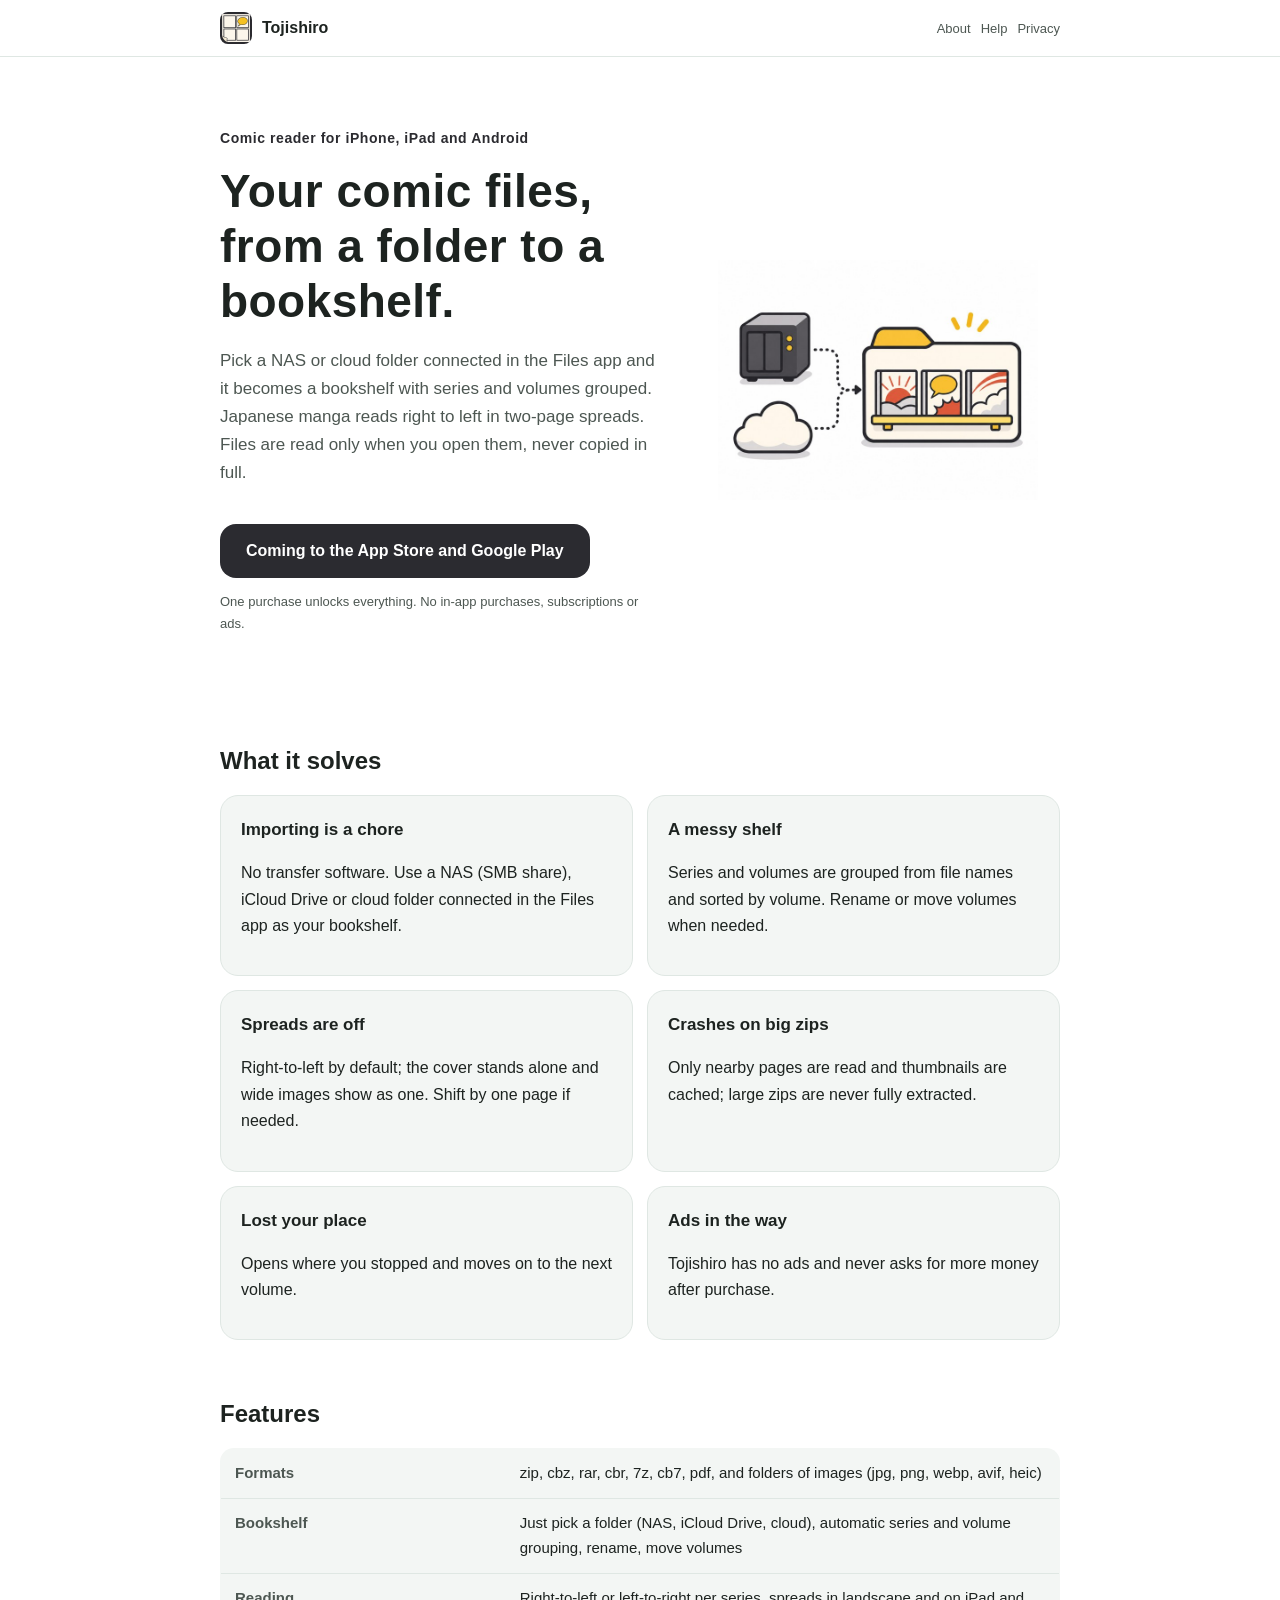
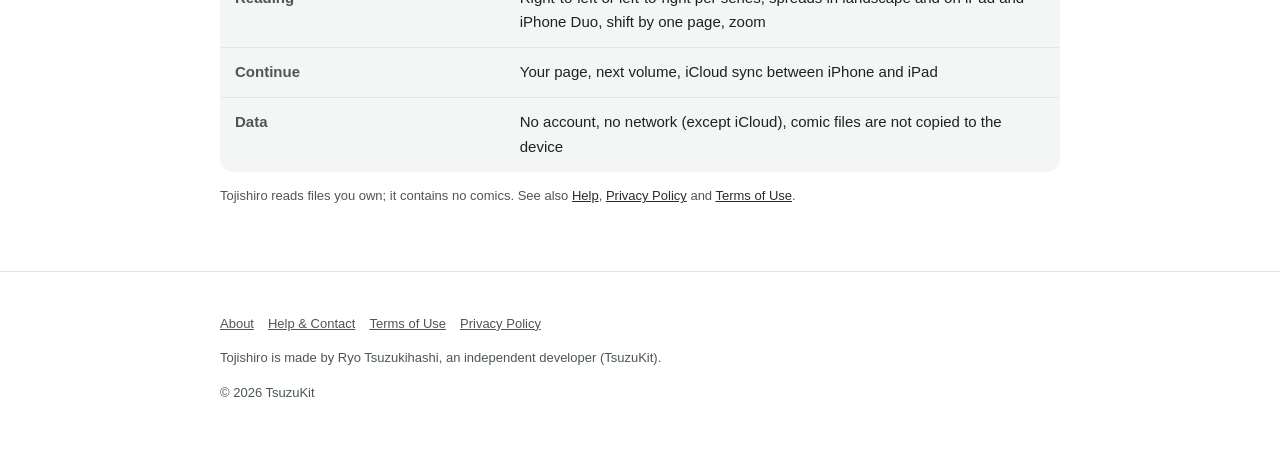
<file: index.html>
<!DOCTYPE html>
<html lang="ja" data-title-ja="とじしろ｜自炊の漫画ビューア（zip・pdf）" data-title-en="Tojishiro | Comic reader for your own files">
<head>
<meta charset="UTF-8">
<meta name="viewport" content="width=device-width, initial-scale=1">
<script>(function(){var l=navigator.languages&&navigator.languages.length?navigator.languages:[navigator.language||"ja"],p="en";for(var i=0;i<l.length;i++){var c=String(l[i]).toLowerCase();if(c.indexOf("ja")===0){p="ja";break}if(c.indexOf("en")===0){p="en";break}}var d=document.documentElement;d.lang=p;var t=d.getAttribute("data-title-"+p);if(t){document.title=t}})();</script>
<title>とじしろ｜自炊の漫画ビューア（zip・pdf）</title>
<meta name="description" content="自炊した漫画（zip・cbz・rar・7z・pdf）を読むビューア。「ファイル」でつないだ NAS やクラウドのフォルダを選ぶだけで本棚に。作品と巻を自動でまとめ、右綴じの見開きで読める。広告なしの買い切り。 / Read your own comic files (zip, cbz, rar, 7z, pdf). Pick a NAS or cloud folder in the Files app and it becomes a bookshelf with series grouped automatically and right-to-left spreads. No ads, one purchase.">
<meta property="og:title" content="とじしろ｜自炊の漫画ビューア（zip・pdf）">
<meta property="og:description" content="自炊した漫画（zip・cbz・rar・7z・pdf）を読むビューア。「ファイル」でつないだ NAS やクラウドのフォルダを選ぶだけで本棚に。作品と巻を自動でまとめ、右綴じの見開きで読める。広告なしの買い切り。">
<meta property="og:type" content="website">
<meta property="og:url" content="https://tojishiro.tsuzukit.com/">
<meta property="og:image" content="https://tojishiro.tsuzukit.com/assets/og.jpg">
<link rel="icon" href="assets/icon.png">
<link rel="apple-touch-icon" href="assets/icon.png">
<link rel="stylesheet" href="style.css">
</head>
<body>
<div data-l="ja" lang="ja">
<header class="site"><div class="wrap">
<a class="brand" href="./"><img src="assets/icon.png" alt="" width="32" height="32">とじしろ</a>
<nav class="site"><a href="./">紹介</a><a href="support.html">使い方</a><a href="privacy.html">プライバシー</a></nav>
</div></header>
<main class="wrap">
<section class="hero">
<div>
<p class="eyebrow">iPhone・iPad・Android の漫画ビューア</p>
<h1>自炊の漫画を、<br>フォルダから本棚に。</h1>
<p class="lead">「ファイル」アプリでつないだ NAS やクラウドのフォルダを選ぶだけで、作品と巻をまとめた本棚になります。日本の漫画は右綴じの見開きで。開くときだけ読むので、全部を端末に写しません。</p>
<a class="cta" href="#store" id="store">App Store・Google Play で配信予定</a>
<p class="note">買い切りで全部の機能が使えます。アプリ内課金・サブスクリプション・広告はありません。</p>
</div>
<img src="assets/hero.jpg" alt="NAS とクラウドからフォルダを通って本棚に並ぶイラスト" width="360">
</section>

<h2>こんな困りごとのために</h2>
<div class="grid two">
<div class="card"><h3>取りこみが面倒</h3><p>転送ソフトは要りません。「ファイル」アプリでつないだ NAS（SMB の共有）・iCloud Drive・クラウドのフォルダを、そのまま本棚にできます。</p></div>
<div class="card"><h3>本棚がばらばら</h3><p>ファイル名から作品と巻をまとめ、巻の順に並べます。合わないときは名前を直したり、巻を移したりできます。</p></div>
<div class="card"><h3>見開きがずれる</h3><p>右綴じが既定で、表紙は単独、元から見開きの画像は1枚で出します。ずれたら［1ページずらす］。</p></div>
<div class="card"><h3>大きな zip で落ちる</h3><p>見るページの前後だけを読み、縮めた絵を覚えます。大きな zip でも全部を広げません。</p></div>
<div class="card"><h3>どこまで読んだか分からない</h3><p>次に開くと読みかけのページから。巻の最後で次の巻へ進めます。</p></div>
<div class="card"><h3>広告がじゃま</h3><p>とじしろに広告はありません。買い切りで、あとから支払いを求めることもありません。</p></div>
</div>

<h2>できること</h2>
<table>
<tr><th>形式</th><td>zip・cbz・rar・cbr・7z・cb7・pdf・画像（jpg・png・webp・avif・heic）のフォルダ</td></tr>
<tr><th>本棚</th><td>フォルダを選ぶだけ（NAS・iCloud Drive・クラウド）・作品と巻の自動まとめ・名前の直し・巻の移動</td></tr>
<tr><th>読む</th><td>右綴じ／左綴じ（作品ごと）・見開き（横向き・iPad・iPhone Duo）・1ページずらす・拡大</td></tr>
<tr><th>続きから</th><td>読みかけのページ・次の巻へ・iCloud で iPhone と iPad をそろえる</td></tr>
<tr><th>データ</th><td>アカウントなし・通信なし（iCloud を除く）・本のファイルは端末に写さない</td></tr>
</table>
<p class="note">とじしろは、あなたが持っているファイルを読むアプリです。漫画は入っていません。<a href="support.html">使い方</a>・<a href="privacy.html">プライバシーポリシー</a>・<a href="terms.html">利用規約</a>もご覧ください。</p>
</main>
<footer class="site"><div class="wrap">
<p><a href="./">紹介</a><a href="support.html">使い方とお問い合わせ</a><a href="terms.html">利用規約</a><a href="privacy.html">プライバシーポリシー</a></p>
<p>とじしろは、個人開発者の續橋涼（TsuzuKit）が作っているアプリです。</p>
<p>© 2026 TsuzuKit</p>
</div></footer>
</div>
<div data-l="en" lang="en">
<header class="site"><div class="wrap">
<a class="brand" href="./"><img src="assets/icon.png" alt="" width="32" height="32">Tojishiro</a>
<nav class="site"><a href="./">About</a><a href="support.html">Help</a><a href="privacy.html">Privacy</a></nav>
</div></header>
<main class="wrap">
<section class="hero">
<div>
<p class="eyebrow">Comic reader for iPhone, iPad and Android</p>
<h1>Your comic files,<br>from a folder to a bookshelf.</h1>
<p class="lead">Pick a NAS or cloud folder connected in the Files app and it becomes a bookshelf with series and volumes grouped. Japanese manga reads right to left in two-page spreads. Files are read only when you open them, never copied in full.</p>
<a class="cta" href="#store" id="store">Coming to the App Store and Google Play</a>
<p class="note">One purchase unlocks everything. No in-app purchases, subscriptions or ads.</p>
</div>
<img src="assets/hero.jpg" alt="Illustration of a NAS and cloud feeding a folder that becomes a bookshelf" width="360">
</section>

<h2>What it solves</h2>
<div class="grid two">
<div class="card"><h3>Importing is a chore</h3><p>No transfer software. Use a NAS (SMB share), iCloud Drive or cloud folder connected in the Files app as your bookshelf.</p></div>
<div class="card"><h3>A messy shelf</h3><p>Series and volumes are grouped from file names and sorted by volume. Rename or move volumes when needed.</p></div>
<div class="card"><h3>Spreads are off</h3><p>Right-to-left by default; the cover stands alone and wide images show as one. Shift by one page if needed.</p></div>
<div class="card"><h3>Crashes on big zips</h3><p>Only nearby pages are read and thumbnails are cached; large zips are never fully extracted.</p></div>
<div class="card"><h3>Lost your place</h3><p>Opens where you stopped and moves on to the next volume.</p></div>
<div class="card"><h3>Ads in the way</h3><p>Tojishiro has no ads and never asks for more money after purchase.</p></div>
</div>

<h2>Features</h2>
<table>
<tr><th>Formats</th><td>zip, cbz, rar, cbr, 7z, cb7, pdf, and folders of images (jpg, png, webp, avif, heic)</td></tr>
<tr><th>Bookshelf</th><td>Just pick a folder (NAS, iCloud Drive, cloud), automatic series and volume grouping, rename, move volumes</td></tr>
<tr><th>Reading</th><td>Right-to-left or left-to-right per series, spreads in landscape and on iPad and iPhone Duo, shift by one page, zoom</td></tr>
<tr><th>Continue</th><td>Your page, next volume, iCloud sync between iPhone and iPad</td></tr>
<tr><th>Data</th><td>No account, no network (except iCloud), comic files are not copied to the device</td></tr>
</table>
<p class="note">Tojishiro reads files you own; it contains no comics. See also <a href="support.html">Help</a>, <a href="privacy.html">Privacy Policy</a> and <a href="terms.html">Terms of Use</a>.</p>
</main>
<footer class="site"><div class="wrap">
<p><a href="./">About</a><a href="support.html">Help & Contact</a><a href="terms.html">Terms of Use</a><a href="privacy.html">Privacy Policy</a></p>
<p>Tojishiro is made by Ryo Tsuzukihashi, an independent developer (TsuzuKit).</p>
<p>© 2026 TsuzuKit</p>
</div></footer>
</div>
</body>
</html>
</file>
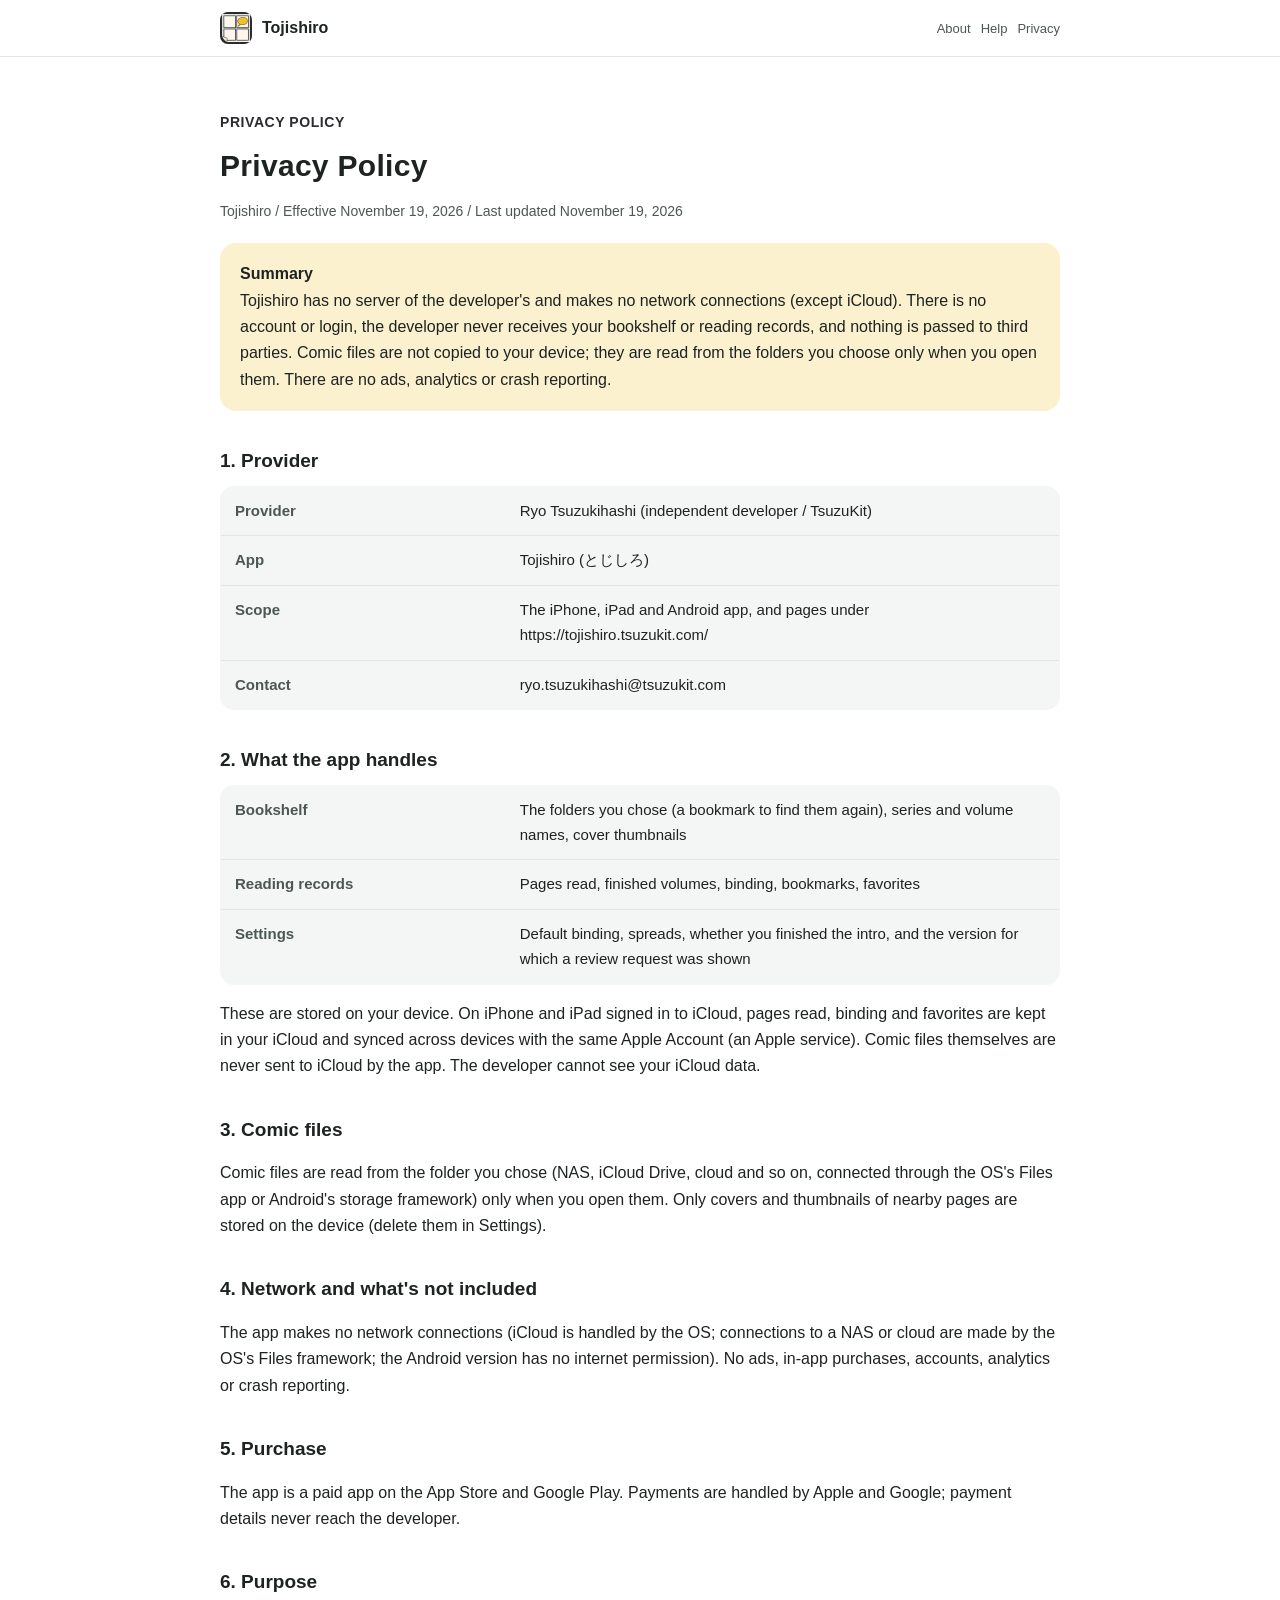
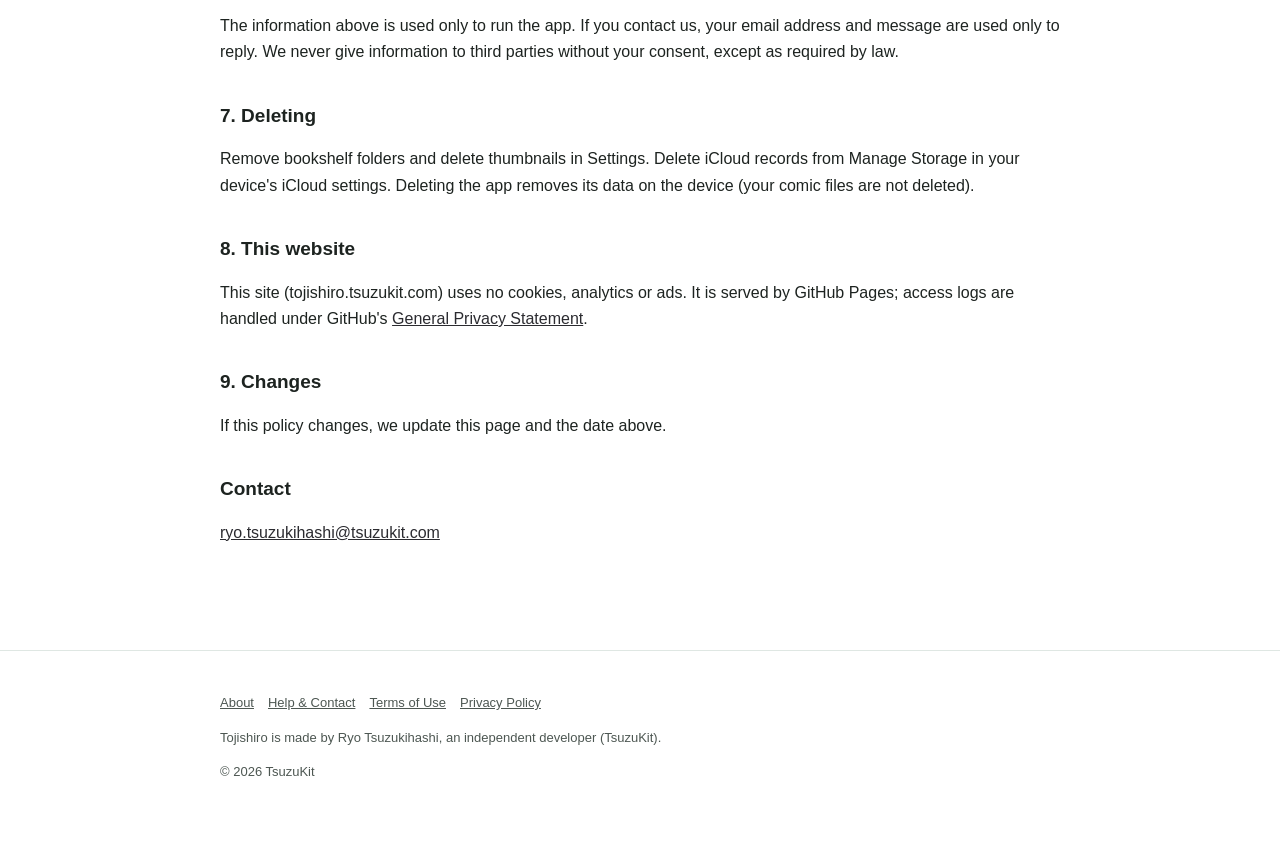
<file: privacy.html>
<!DOCTYPE html>
<html lang="ja" data-title-ja="プライバシーポリシー - とじしろ" data-title-en="Privacy Policy - Tojishiro">
<head>
<meta charset="UTF-8">
<meta name="viewport" content="width=device-width, initial-scale=1">
<script>(function(){var l=navigator.languages&&navigator.languages.length?navigator.languages:[navigator.language||"ja"],p="en";for(var i=0;i<l.length;i++){var c=String(l[i]).toLowerCase();if(c.indexOf("ja")===0){p="ja";break}if(c.indexOf("en")===0){p="en";break}}var d=document.documentElement;d.lang=p;var t=d.getAttribute("data-title-"+p);if(t){document.title=t}})();</script>
<title>プライバシーポリシー - とじしろ</title>
<meta name="description" content="とじしろのプライバシーポリシー。開発者は個人情報を集めず、アプリは通信しません。漫画のファイルは端末に写さず、あなたが選んだフォルダから読みます。 / Privacy Policy for Tojishiro. The developer collects no personal information and the app makes no network connections. Comic files are read from the folders you choose.">
<meta property="og:title" content="プライバシーポリシー - とじしろ">
<meta property="og:description" content="とじしろのプライバシーポリシー。開発者は個人情報を集めず、アプリは通信しません。漫画のファイルは端末に写さず、あなたが選んだフォルダから読みます。">
<meta property="og:type" content="website">
<meta property="og:url" content="https://tojishiro.tsuzukit.com/privacy.html">
<meta property="og:image" content="https://tojishiro.tsuzukit.com/assets/og.jpg">
<link rel="icon" href="assets/icon.png">
<link rel="apple-touch-icon" href="assets/icon.png">
<link rel="stylesheet" href="style.css">
</head>
<body>
<div data-l="ja" lang="ja">
<header class="site"><div class="wrap">
<a class="brand" href="./"><img src="assets/icon.png" alt="" width="32" height="32">とじしろ</a>
<nav class="site"><a href="./">紹介</a><a href="support.html">使い方</a><a href="privacy.html">プライバシー</a></nav>
</div></header>
<main class="wrap">
<article class="doc">
<p class="eyebrow">PRIVACY POLICY</p>
<h1>プライバシーポリシー</h1>
<p class="meta">とじしろ／制定日 2026年11月19日／改定日 2026年11月19日</p>
<div class="summary"><strong>このポリシーの要旨</strong><br>とじしろは、開発者のサーバーを持たず、通信もしないアプリです（iCloud を除く）。アカウント登録やログインはなく、開発者があなたの本棚や読書の記録を受け取ることはありません。第三者に渡すこともありません。漫画のファイルは端末に写さず、あなたが選んだフォルダから開くときだけ読みます。広告、分析ツール、クラッシュを報告する仕組みは入れていません。</div>
<h2>1. 提供者</h2>
<table>
<tr><th>提供者</th><td>續橋涼（個人開発者 / TsuzuKit）</td></tr>
<tr><th>アプリ名</th><td>とじしろ（英語名 Tojishiro）</td></tr>
<tr><th>対象</th><td>iPhone・iPad・Android 向けアプリと、このページを含む https://tojishiro.tsuzukit.com/ 配下のページ</td></tr>
<tr><th>連絡先</th><td>ryo.tsuzukihashi@tsuzukit.com</td></tr>
</table>
<h2>2. アプリが扱うもの</h2>
<table>
<tr><th>本棚</th><td>あなたが選んだフォルダ（場所を覚えるための印）・作品と巻の名前・表紙の縮めた絵</td></tr>
<tr><th>読書の記録</th><td>読んだページ・読み終わった巻・綴じ（右／左）・しおり・気に入った作品</td></tr>
<tr><th>アプリの設定</th><td>既定の綴じ・見開き・案内を終えたかどうか・レビューのお願いを出した版</td></tr>
</table>
<p>これらは端末の中に保存します。iCloud に入っている iPhone・iPad では、読んだページ・綴じ・気に入った作品をあなたの iCloud に置き、同じ Apple アカウントの端末でそろえます（Apple のサービス）。漫画のファイルそのものは iCloud にも送りません。開発者は、あなたの iCloud の中身を見ることはできません。</p>
<h2>3. 漫画のファイル</h2>
<p>漫画のファイルは、あなたが選んだフォルダ（NAS・iCloud Drive・クラウドなど。つなぐのは OS の「ファイル」や Android のストレージの仕組みです）から、開くときだけ読みます。端末に写すのは、表紙と見ているページの前後の縮めた絵だけです（設定から消せます）。</p>
<h2>4. 通信と、入れていないもの</h2>
<p>本アプリは通信をしません（iCloud は OS が扱います。NAS やクラウドへの接続は OS の「ファイル」の仕組みが行います。Android 版はインターネットの権限を持ちません）。広告・アプリ内課金・アカウント登録・分析ツール・クラッシュの報告は入れていません。</p>
<h2>5. 購入</h2>
<p>本アプリは App Store と Google Play の有料アプリです。お支払いは Apple・Google が処理し、支払いの情報は開発者には届きません。</p>
<h2>6. 情報を使う目的</h2>
<p>上のものは、アプリを動かすためだけに使います。お問い合わせをいただいたときは、メールアドレスと内容をお返事のためだけに使います。法令にもとづく場合を除き、本人の同意なく第三者に渡すことはありません。</p>
<h2>7. 消したいとき</h2>
<p>本棚のフォルダは設定から外せます。縮めた絵は設定から消せます。iCloud の記録は、端末の設定の iCloud の「ストレージを管理」から消せます。アプリを消すと、端末の中のデータは消えます（あなたの漫画のファイルは消えません）。</p>
<h2>8. このウェブサイトについて</h2>
<p>このサイト（tojishiro.tsuzukit.com）は、Cookie も、アクセスを計測する仕組みも、広告も使っていません。サイトは GitHub Pages で配信しており、配信の記録は GitHub の <a href="https://docs.github.com/ja/site-policy/privacy-policies/github-general-privacy-statement">プライバシーについての声明</a> に沿って扱われます。</p>
<h2>9. 改定</h2>
<p>このポリシーを変えるときは、このページを書きかえ、上の改定日を新しくします。</p>
<h2>お問い合わせ</h2>
<p><a href="mailto:ryo.tsuzukihashi@tsuzukit.com">ryo.tsuzukihashi@tsuzukit.com</a></p>
</article>
</main>
<footer class="site"><div class="wrap">
<p><a href="./">紹介</a><a href="support.html">使い方とお問い合わせ</a><a href="terms.html">利用規約</a><a href="privacy.html">プライバシーポリシー</a></p>
<p>とじしろは、個人開発者の續橋涼（TsuzuKit）が作っているアプリです。</p>
<p>© 2026 TsuzuKit</p>
</div></footer>
</div>
<div data-l="en" lang="en">
<header class="site"><div class="wrap">
<a class="brand" href="./"><img src="assets/icon.png" alt="" width="32" height="32">Tojishiro</a>
<nav class="site"><a href="./">About</a><a href="support.html">Help</a><a href="privacy.html">Privacy</a></nav>
</div></header>
<main class="wrap">
<article class="doc">
<p class="eyebrow">PRIVACY POLICY</p>
<h1>Privacy Policy</h1>
<p class="meta">Tojishiro / Effective November 19, 2026 / Last updated November 19, 2026</p>
<div class="summary"><strong>Summary</strong><br>Tojishiro has no server of the developer's and makes no network connections (except iCloud). There is no account or login, the developer never receives your bookshelf or reading records, and nothing is passed to third parties. Comic files are not copied to your device; they are read from the folders you choose only when you open them. There are no ads, analytics or crash reporting.</div>
<h2>1. Provider</h2>
<table>
<tr><th>Provider</th><td>Ryo Tsuzukihashi (independent developer / TsuzuKit)</td></tr>
<tr><th>App</th><td>Tojishiro (とじしろ)</td></tr>
<tr><th>Scope</th><td>The iPhone, iPad and Android app, and pages under https://tojishiro.tsuzukit.com/</td></tr>
<tr><th>Contact</th><td>ryo.tsuzukihashi@tsuzukit.com</td></tr>
</table>
<h2>2. What the app handles</h2>
<table>
<tr><th>Bookshelf</th><td>The folders you chose (a bookmark to find them again), series and volume names, cover thumbnails</td></tr>
<tr><th>Reading records</th><td>Pages read, finished volumes, binding, bookmarks, favorites</td></tr>
<tr><th>Settings</th><td>Default binding, spreads, whether you finished the intro, and the version for which a review request was shown</td></tr>
</table>
<p>These are stored on your device. On iPhone and iPad signed in to iCloud, pages read, binding and favorites are kept in your iCloud and synced across devices with the same Apple Account (an Apple service). Comic files themselves are never sent to iCloud by the app. The developer cannot see your iCloud data.</p>
<h2>3. Comic files</h2>
<p>Comic files are read from the folder you chose (NAS, iCloud Drive, cloud and so on, connected through the OS's Files app or Android's storage framework) only when you open them. Only covers and thumbnails of nearby pages are stored on the device (delete them in Settings).</p>
<h2>4. Network and what's not included</h2>
<p>The app makes no network connections (iCloud is handled by the OS; connections to a NAS or cloud are made by the OS's Files framework; the Android version has no internet permission). No ads, in-app purchases, accounts, analytics or crash reporting.</p>
<h2>5. Purchase</h2>
<p>The app is a paid app on the App Store and Google Play. Payments are handled by Apple and Google; payment details never reach the developer.</p>
<h2>6. Purpose</h2>
<p>The information above is used only to run the app. If you contact us, your email address and message are used only to reply. We never give information to third parties without your consent, except as required by law.</p>
<h2>7. Deleting</h2>
<p>Remove bookshelf folders and delete thumbnails in Settings. Delete iCloud records from Manage Storage in your device's iCloud settings. Deleting the app removes its data on the device (your comic files are not deleted).</p>
<h2>8. This website</h2>
<p>This site (tojishiro.tsuzukit.com) uses no cookies, analytics or ads. It is served by GitHub Pages; access logs are handled under GitHub's <a href="https://docs.github.com/en/site-policy/privacy-policies/github-general-privacy-statement">General Privacy Statement</a>.</p>
<h2>9. Changes</h2>
<p>If this policy changes, we update this page and the date above.</p>
<h2>Contact</h2>
<p><a href="mailto:ryo.tsuzukihashi@tsuzukit.com">ryo.tsuzukihashi@tsuzukit.com</a></p>
</article>
</main>
<footer class="site"><div class="wrap">
<p><a href="./">About</a><a href="support.html">Help & Contact</a><a href="terms.html">Terms of Use</a><a href="privacy.html">Privacy Policy</a></p>
<p>Tojishiro is made by Ryo Tsuzukihashi, an independent developer (TsuzuKit).</p>
<p>© 2026 TsuzuKit</p>
</div></footer>
</div>
</body>
</html>
</file>
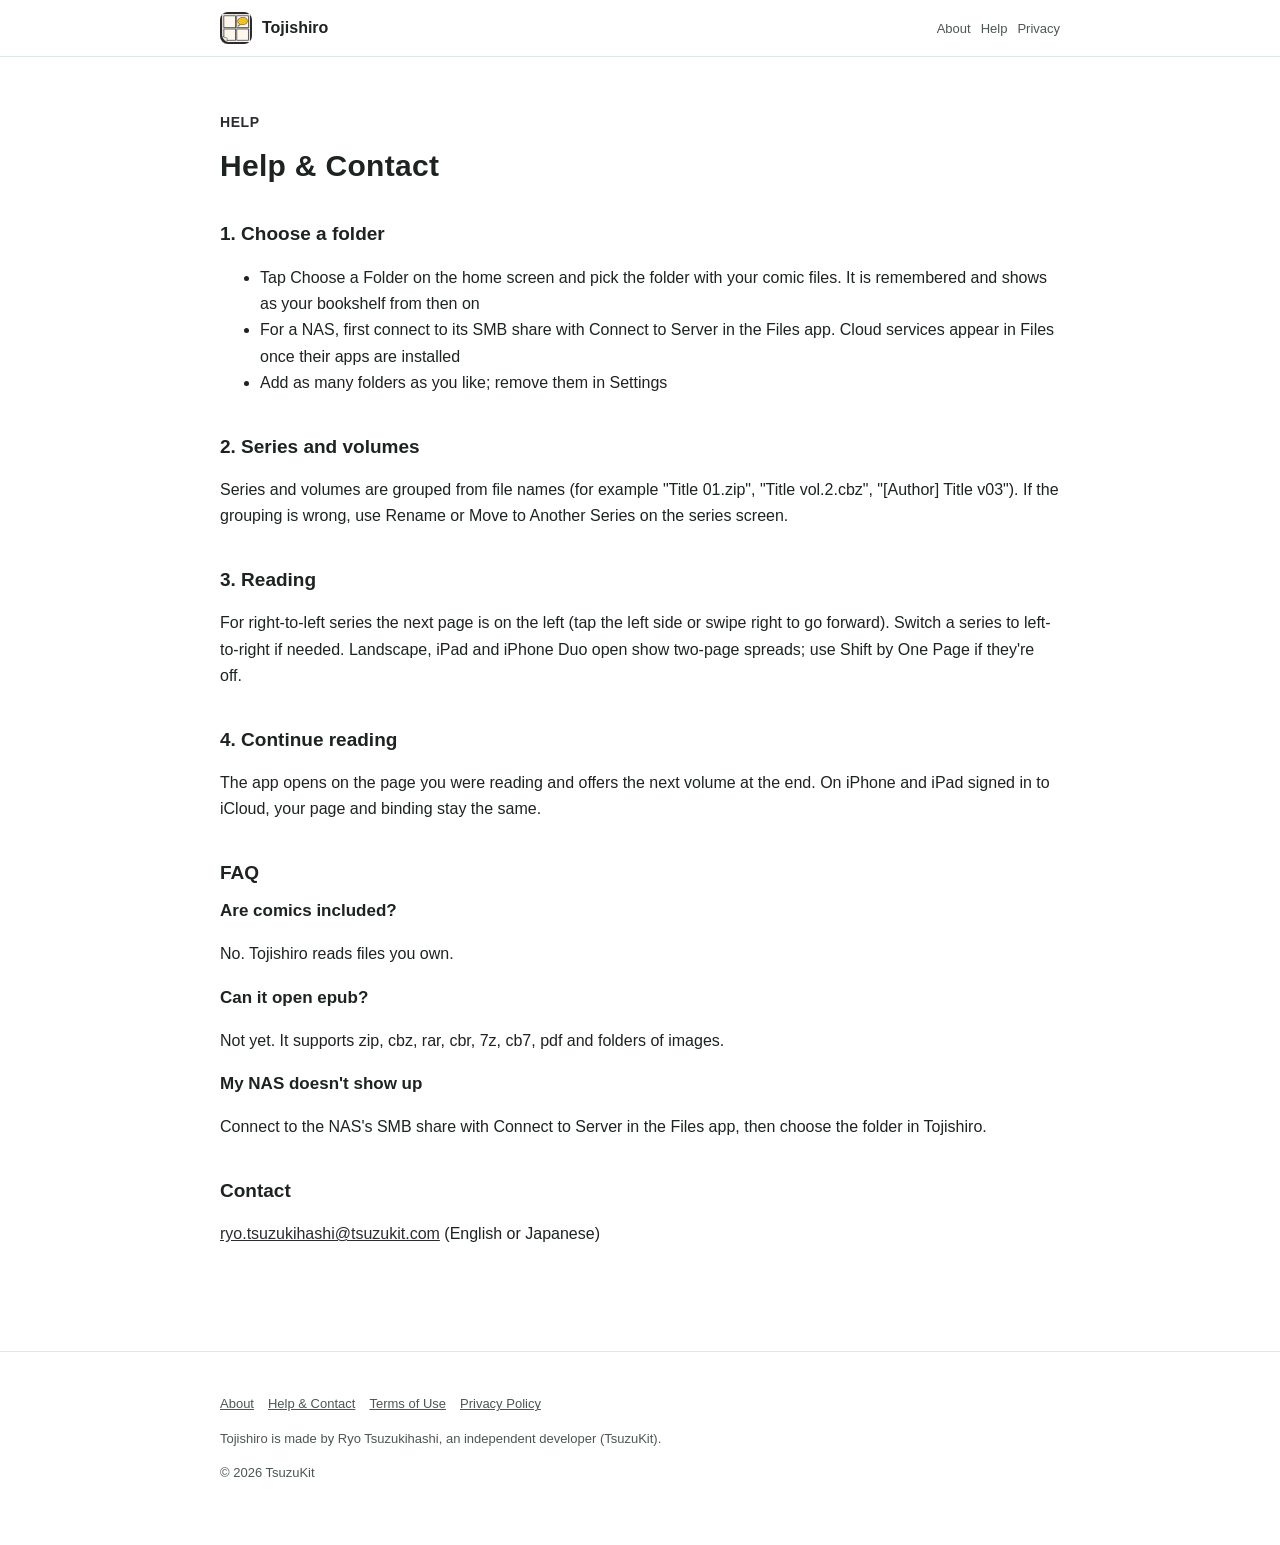
<file: support.html>
<!DOCTYPE html>
<html lang="ja" data-title-ja="使い方とお問い合わせ - とじしろ" data-title-en="Help &amp; Contact - Tojishiro">
<head>
<meta charset="UTF-8">
<meta name="viewport" content="width=device-width, initial-scale=1">
<script>(function(){var l=navigator.languages&&navigator.languages.length?navigator.languages:[navigator.language||"ja"],p="en";for(var i=0;i<l.length;i++){var c=String(l[i]).toLowerCase();if(c.indexOf("ja")===0){p="ja";break}if(c.indexOf("en")===0){p="en";break}}var d=document.documentElement;d.lang=p;var t=d.getAttribute("data-title-"+p);if(t){document.title=t}})();</script>
<title>使い方とお問い合わせ - とじしろ</title>
<meta name="description" content="とじしろの使い方（フォルダを選ぶ・作品と巻・見開きと綴じ・続きから）とよくあるご質問、お問い合わせ。 / How to use Tojishiro (choosing a folder, series and volumes, spreads and binding, continue reading), FAQ and contact.">
<meta property="og:title" content="使い方とお問い合わせ - とじしろ">
<meta property="og:description" content="とじしろの使い方（フォルダを選ぶ・作品と巻・見開きと綴じ・続きから）とよくあるご質問、お問い合わせ。">
<meta property="og:type" content="website">
<meta property="og:url" content="https://tojishiro.tsuzukit.com/support.html">
<meta property="og:image" content="https://tojishiro.tsuzukit.com/assets/og.jpg">
<link rel="icon" href="assets/icon.png">
<link rel="apple-touch-icon" href="assets/icon.png">
<link rel="stylesheet" href="style.css">
</head>
<body>
<div data-l="ja" lang="ja">
<header class="site"><div class="wrap">
<a class="brand" href="./"><img src="assets/icon.png" alt="" width="32" height="32">とじしろ</a>
<nav class="site"><a href="./">紹介</a><a href="support.html">使い方</a><a href="privacy.html">プライバシー</a></nav>
</div></header>
<main class="wrap">
<article class="doc">
<p class="eyebrow">HELP</p>
<h1>使い方とお問い合わせ</h1>
<h2>1. フォルダを選ぶ</h2>
<ul>
<li>ホームの［フォルダを選ぶ］から、漫画のファイルが入ったフォルダを選びます。選んだフォルダは覚えていて、次からはそのまま本棚に出ます</li>
<li>NAS は、先に「ファイル」アプリの［サーバへ接続］で SMB の共有につないでおくと選べます。クラウドは、そのサービスのアプリを入れると「ファイル」に出ます</li>
<li>フォルダはいくつでも足せます。外すのは設定から</li>
</ul>
<h2>2. 作品と巻</h2>
<p>ファイル名から作品と巻をまとめます（例「作品名 01.zip」「作品名 第2巻.cbz」「[作者] 作品名 v03」）。合わないときは、作品の画面で［名前を直す］［この巻をほかの作品へ］。</p>
<h2>3. 読む</h2>
<p>右綴じの作品は、次のページが左にあります（画面の左を押すか、右へなぞると次へ）。作品ごとに左綴じにできます。横向きや iPad・iPhone Duo を開いた横では見開きになり、ずれたときは［1ページずらす］で直します。</p>
<h2>4. 続きから</h2>
<p>閉じても、次に開くと読みかけのページから。巻の最後で［次の巻へ］。iCloud に入っている iPhone・iPad では、読んだページと綴じがそろいます。</p>
<h2>よくあるご質問</h2>
<h3>漫画は入っていますか</h3>
<p>入っていません。あなたが持っているファイルを読むアプリです。</p>
<h3>epub は読めますか</h3>
<p>いまは読めません。zip・cbz・rar・cbr・7z・cb7・pdf・画像のフォルダに対応しています。</p>
<h3>NAS が出てきません</h3>
<p>「ファイル」アプリの［サーバへ接続］で、NAS の SMB の共有につないでから、とじしろでフォルダを選んでください。</p>
<h2>お問い合わせ</h2>
<p><a href="mailto:ryo.tsuzukihashi@tsuzukit.com">ryo.tsuzukihashi@tsuzukit.com</a>（日本語・英語）</p>
</article>
</main>
<footer class="site"><div class="wrap">
<p><a href="./">紹介</a><a href="support.html">使い方とお問い合わせ</a><a href="terms.html">利用規約</a><a href="privacy.html">プライバシーポリシー</a></p>
<p>とじしろは、個人開発者の續橋涼（TsuzuKit）が作っているアプリです。</p>
<p>© 2026 TsuzuKit</p>
</div></footer>
</div>
<div data-l="en" lang="en">
<header class="site"><div class="wrap">
<a class="brand" href="./"><img src="assets/icon.png" alt="" width="32" height="32">Tojishiro</a>
<nav class="site"><a href="./">About</a><a href="support.html">Help</a><a href="privacy.html">Privacy</a></nav>
</div></header>
<main class="wrap">
<article class="doc">
<p class="eyebrow">HELP</p>
<h1>Help &amp; Contact</h1>
<h2>1. Choose a folder</h2>
<ul>
<li>Tap Choose a Folder on the home screen and pick the folder with your comic files. It is remembered and shows as your bookshelf from then on</li>
<li>For a NAS, first connect to its SMB share with Connect to Server in the Files app. Cloud services appear in Files once their apps are installed</li>
<li>Add as many folders as you like; remove them in Settings</li>
</ul>
<h2>2. Series and volumes</h2>
<p>Series and volumes are grouped from file names (for example "Title 01.zip", "Title vol.2.cbz", "[Author] Title v03"). If the grouping is wrong, use Rename or Move to Another Series on the series screen.</p>
<h2>3. Reading</h2>
<p>For right-to-left series the next page is on the left (tap the left side or swipe right to go forward). Switch a series to left-to-right if needed. Landscape, iPad and iPhone Duo open show two-page spreads; use Shift by One Page if they're off.</p>
<h2>4. Continue reading</h2>
<p>The app opens on the page you were reading and offers the next volume at the end. On iPhone and iPad signed in to iCloud, your page and binding stay the same.</p>
<h2>FAQ</h2>
<h3>Are comics included?</h3>
<p>No. Tojishiro reads files you own.</p>
<h3>Can it open epub?</h3>
<p>Not yet. It supports zip, cbz, rar, cbr, 7z, cb7, pdf and folders of images.</p>
<h3>My NAS doesn't show up</h3>
<p>Connect to the NAS's SMB share with Connect to Server in the Files app, then choose the folder in Tojishiro.</p>
<h2>Contact</h2>
<p><a href="mailto:ryo.tsuzukihashi@tsuzukit.com">ryo.tsuzukihashi@tsuzukit.com</a> (English or Japanese)</p>
</article>
</main>
<footer class="site"><div class="wrap">
<p><a href="./">About</a><a href="support.html">Help & Contact</a><a href="terms.html">Terms of Use</a><a href="privacy.html">Privacy Policy</a></p>
<p>Tojishiro is made by Ryo Tsuzukihashi, an independent developer (TsuzuKit).</p>
<p>© 2026 TsuzuKit</p>
</div></footer>
</div>
</body>
</html>
</file>
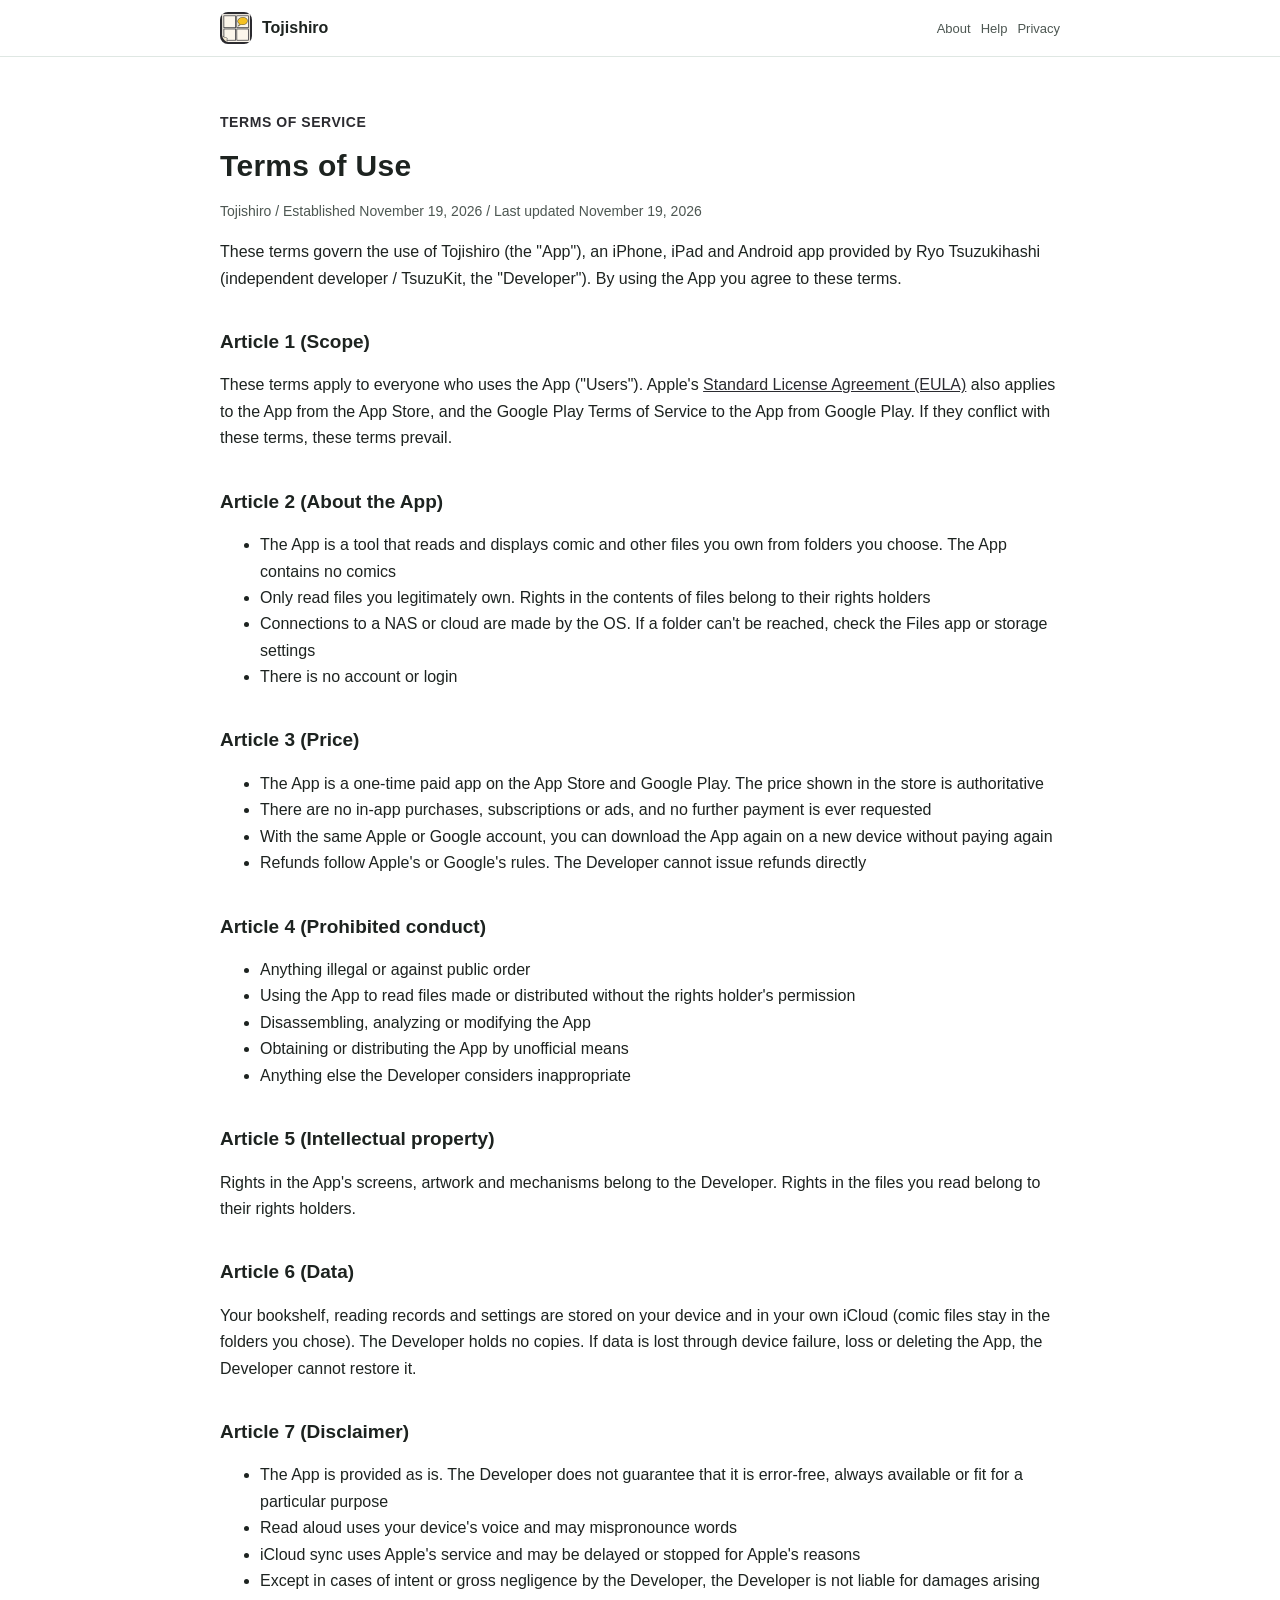
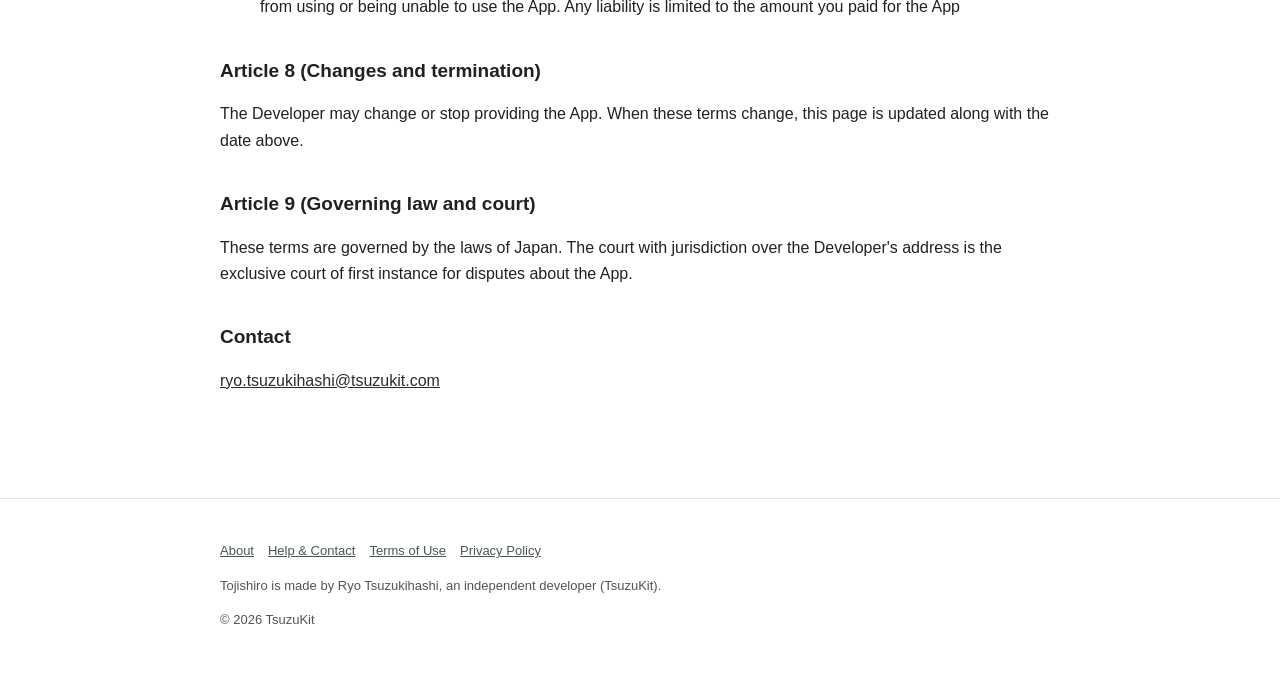
<file: terms.html>
<!DOCTYPE html>
<html lang="ja" data-title-ja="利用規約 - とじしろ" data-title-en="Terms of Use - Tojishiro">
<head>
<meta charset="UTF-8">
<meta name="viewport" content="width=device-width, initial-scale=1">
<script>(function(){var l=navigator.languages&&navigator.languages.length?navigator.languages:[navigator.language||"ja"],p="en";for(var i=0;i<l.length;i++){var c=String(l[i]).toLowerCase();if(c.indexOf("ja")===0){p="ja";break}if(c.indexOf("en")===0){p="en";break}}var d=document.documentElement;d.lang=p;var t=d.getAttribute("data-title-"+p);if(t){document.title=t}})();</script>
<title>利用規約 - とじしろ</title>
<meta name="description" content="とじしろの利用規約。 / Terms of Use for Tojishiro.">
<meta property="og:title" content="利用規約 - とじしろ">
<meta property="og:description" content="とじしろの利用規約。">
<meta property="og:type" content="website">
<meta property="og:url" content="https://tojishiro.tsuzukit.com/terms.html">
<meta property="og:image" content="https://tojishiro.tsuzukit.com/assets/og.jpg">
<link rel="icon" href="assets/icon.png">
<link rel="apple-touch-icon" href="assets/icon.png">
<link rel="stylesheet" href="style.css">
</head>
<body>
<div data-l="ja" lang="ja">
<header class="site"><div class="wrap">
<a class="brand" href="./"><img src="assets/icon.png" alt="" width="32" height="32">とじしろ</a>
<nav class="site"><a href="./">紹介</a><a href="support.html">使い方</a><a href="privacy.html">プライバシー</a></nav>
</div></header>
<main class="wrap">
<article class="doc">
<p class="eyebrow">TERMS OF SERVICE</p>
<h1>利用規約</h1>
<p class="meta">とじしろ／制定日 2026年11月19日／改定日 2026年11月19日</p>
<p>この規約は、續橋涼（個人開発者 / TsuzuKit。以下「開発者」）が提供する iPhone・iPad・Android アプリ「とじしろ」（以下「本アプリ」）を使うときの決まりです。本アプリを使った時点で、この規約に同意したものとします。</p>
<h2>第1条（適用）</h2>
<p>この規約は、本アプリを使うすべての方（以下「利用者」）に適用されます。App Store から入れた本アプリには、Apple が定める<a href="https://www.apple.com/legal/internet-services/itunes/dev/stdeula/">標準のライセンス契約（EULA）</a>も、Google Play から入れた本アプリには Google Play の利用規約も、あわせて適用されます。この規約とそれらが食い違うときは、この規約を優先します。</p>
<h2>第2条（本アプリについて）</h2>
<ul>
<li>本アプリは、利用者が持っている漫画などのファイルを、利用者が選んだフォルダから読んで表示する道具です。本アプリに漫画は入っていません</li>
<li>読むファイルは、利用者が正当に持っているものに限ってください。ファイルの中身の権利は、それぞれの権利者にあります</li>
<li>NAS やクラウドへの接続は OS の仕組みが行います。つながらないときは、OS の「ファイル」やストレージの設定を確かめてください</li>
<li>アカウント登録やログインはありません</li>
</ul>
<h2>第3条（料金）</h2>
<ul>
<li>本アプリは、App Store・Google Play で購入する買い切りの有料アプリです。価格はストアに表示されるものが正です</li>
<li>アプリ内課金、サブスクリプション、広告はありません。購入したあとに追加の支払いを求めることはありません</li>
<li>同じ Apple アカウント・Google アカウントであれば、機種変更やアプリの入れ直しのときに、もう一度お支払いいただかずにダウンロードできます</li>
<li>返金は Apple・Google の規定に従います。開発者が直接返金することはできません</li>
</ul>
<h2>第4条（禁止事項）</h2>
<p>本アプリを使うとき、次のことをしてはいけません。</p>
<ul>
<li>法令や公序良俗に反すること</li>
<li>権利者の許しなく作られた・配られたファイルを読むために使うこと</li>
<li>本アプリを分解・解析・改変すること</li>
<li>本アプリを正規の方法以外で入手したり、配ったりすること</li>
<li>そのほか、開発者が不適切と判断すること</li>
</ul>
<h2>第5条（知的財産）</h2>
<p>本アプリの画面・絵・仕組みについての権利は、開発者にあります。利用者が読むファイルの権利は、それぞれの権利者にあります。</p>
<h2>第6条（データ）</h2>
<p>本棚・読書の記録・設定は、利用者の端末と、利用者の iCloud に保存されます（漫画のファイルは、利用者が選んだフォルダにあるままです）。開発者はその記録を持っていません。端末の故障や紛失、アプリの削除などで消えても、開発者は元に戻すことができません。</p>
<h2>第7条（免責事項）</h2>
<ul>
<li>本アプリは、そのままの状態で提供します。開発者は、本アプリに誤りがないこと、いつでも使えること、特定の目的に合うことを保証しません</li>
<li>読み上げは端末の声で行うため、読み方が正しくないことがあります</li>
<li>iCloud の同期は Apple のサービスを使うため、Apple の都合で遅れたり止まったりすることがあります</li>
<li>本アプリを使ったこと、または使えなかったことで利用者や周りの人に損害が生じても、開発者に故意または重大な過失がある場合を除き、開発者は責任を負いません。責任を負う場合も、利用者が本アプリに支払った金額を上限とします</li>
</ul>
<h2>第8条（変更と終了）</h2>
<p>開発者は、本アプリの内容を変えること、提供を終えることがあります。この規約を変えるときは、このページを書きかえ、上の改定日を新しくします。</p>
<h2>第9条（準拠法と裁判所）</h2>
<p>この規約は日本法に従います。本アプリについての争いは、開発者の住所地を管轄する裁判所を、第一審の専属的な合意管轄裁判所とします。</p>
<h2>お問い合わせ</h2>
<p><a href="mailto:ryo.tsuzukihashi@tsuzukit.com">ryo.tsuzukihashi@tsuzukit.com</a></p>
</article>
</main>
<footer class="site"><div class="wrap">
<p><a href="./">紹介</a><a href="support.html">使い方とお問い合わせ</a><a href="terms.html">利用規約</a><a href="privacy.html">プライバシーポリシー</a></p>
<p>とじしろは、個人開発者の續橋涼（TsuzuKit）が作っているアプリです。</p>
<p>© 2026 TsuzuKit</p>
</div></footer>
</div>
<div data-l="en" lang="en">
<header class="site"><div class="wrap">
<a class="brand" href="./"><img src="assets/icon.png" alt="" width="32" height="32">Tojishiro</a>
<nav class="site"><a href="./">About</a><a href="support.html">Help</a><a href="privacy.html">Privacy</a></nav>
</div></header>
<main class="wrap">
<article class="doc">
<p class="eyebrow">TERMS OF SERVICE</p>
<h1>Terms of Use</h1>
<p class="meta">Tojishiro / Established November 19, 2026 / Last updated November 19, 2026</p>
<p>These terms govern the use of Tojishiro (the "App"), an iPhone, iPad and Android app provided by Ryo Tsuzukihashi (independent developer / TsuzuKit, the "Developer"). By using the App you agree to these terms.</p>
<h2>Article 1 (Scope)</h2>
<p>These terms apply to everyone who uses the App ("Users"). Apple's <a href="https://www.apple.com/legal/internet-services/itunes/dev/stdeula/">Standard License Agreement (EULA)</a> also applies to the App from the App Store, and the Google Play Terms of Service to the App from Google Play. If they conflict with these terms, these terms prevail.</p>
<h2>Article 2 (About the App)</h2>
<ul>
<li>The App is a tool that reads and displays comic and other files you own from folders you choose. The App contains no comics</li>
<li>Only read files you legitimately own. Rights in the contents of files belong to their rights holders</li>
<li>Connections to a NAS or cloud are made by the OS. If a folder can't be reached, check the Files app or storage settings</li>
<li>There is no account or login</li>
</ul>
<h2>Article 3 (Price)</h2>
<ul>
<li>The App is a one-time paid app on the App Store and Google Play. The price shown in the store is authoritative</li>
<li>There are no in-app purchases, subscriptions or ads, and no further payment is ever requested</li>
<li>With the same Apple or Google account, you can download the App again on a new device without paying again</li>
<li>Refunds follow Apple's or Google's rules. The Developer cannot issue refunds directly</li>
</ul>
<h2>Article 4 (Prohibited conduct)</h2>
<ul>
<li>Anything illegal or against public order</li>
<li>Using the App to read files made or distributed without the rights holder's permission</li>
<li>Disassembling, analyzing or modifying the App</li>
<li>Obtaining or distributing the App by unofficial means</li>
<li>Anything else the Developer considers inappropriate</li>
</ul>
<h2>Article 5 (Intellectual property)</h2>
<p>Rights in the App's screens, artwork and mechanisms belong to the Developer. Rights in the files you read belong to their rights holders.</p>
<h2>Article 6 (Data)</h2>
<p>Your bookshelf, reading records and settings are stored on your device and in your own iCloud (comic files stay in the folders you chose). The Developer holds no copies. If data is lost through device failure, loss or deleting the App, the Developer cannot restore it.</p>
<h2>Article 7 (Disclaimer)</h2>
<ul>
<li>The App is provided as is. The Developer does not guarantee that it is error-free, always available or fit for a particular purpose</li>
<li>Read aloud uses your device's voice and may mispronounce words</li>
<li>iCloud sync uses Apple's service and may be delayed or stopped for Apple's reasons</li>
<li>Except in cases of intent or gross negligence by the Developer, the Developer is not liable for damages arising from using or being unable to use the App. Any liability is limited to the amount you paid for the App</li>
</ul>
<h2>Article 8 (Changes and termination)</h2>
<p>The Developer may change or stop providing the App. When these terms change, this page is updated along with the date above.</p>
<h2>Article 9 (Governing law and court)</h2>
<p>These terms are governed by the laws of Japan. The court with jurisdiction over the Developer's address is the exclusive court of first instance for disputes about the App.</p>
<h2>Contact</h2>
<p><a href="mailto:ryo.tsuzukihashi@tsuzukit.com">ryo.tsuzukihashi@tsuzukit.com</a></p>
</article>
</main>
<footer class="site"><div class="wrap">
<p><a href="./">About</a><a href="support.html">Help & Contact</a><a href="terms.html">Terms of Use</a><a href="privacy.html">Privacy Policy</a></p>
<p>Tojishiro is made by Ryo Tsuzukihashi, an independent developer (TsuzuKit).</p>
<p>© 2026 TsuzuKit</p>
</div></footer>
</div>
</body>
</html>
</file>
<file: style.css>
/* とじしろ — 白い地・墨の文字・墨と黄色の差し色（白の上で 4.5:1 以上は墨） */
:root {
  --paper: #ffffff; --card: #f3f6f4; --ink: #1d2320; --sub: #4d5752; --line: #dfe7e3;
  --vermilion: #2b2b30; --vermilion-soft: #fbf1cf; --navy: #2b2b30; --correct: #2b2b30;
}
@media (prefers-color-scheme: dark) {
  :root { --paper: #101513; --card: #19201d; --ink: #eef4f1; --sub: #b0bdb7; --line: #26302c;
    --vermilion: #a9c4b8; --vermilion-soft: #1f2e28; --navy: #bcd5ca; --correct: #a9c4b8; }
}
* { box-sizing: border-box; }
html { -webkit-text-size-adjust: 100%; }
body { margin: 0; background: var(--paper); color: var(--ink); line-height: 1.8;
  font-family: -apple-system, BlinkMacSystemFont, "Hiragino Sans", "Hiragino Kaku Gothic ProN", "Noto Sans JP", sans-serif; }
a { color: var(--navy); }
.wrap { max-width: 880px; margin: 0 auto; padding: 0 20px; }
header.site { border-bottom: 1px solid var(--line); background: var(--paper); position: sticky; top: 0; z-index: 5; }
header.site .wrap { display: flex; align-items: center; gap: 16px; min-height: 56px; }
.brand { display: flex; align-items: center; gap: 10px; font-weight: 800; text-decoration: none; color: var(--ink); margin-right: auto; }
.brand img { width: 32px; height: 32px; border-radius: 8px; }
nav.site a { font-size: 14px; text-decoration: none; color: var(--sub); margin-left: 14px; white-space: nowrap; }
nav.site a:hover { color: var(--ink); }
.hero { padding: 56px 0 40px; display: grid; gap: 32px; align-items: center; }
@media (min-width: 760px) { .hero { grid-template-columns: 1.1fr 0.9fr; } }
.eyebrow { color: var(--vermilion); font-weight: 700; font-size: 14px; letter-spacing: 0.04em; }
h1 { font-size: clamp(30px, 6vw, 46px); line-height: 1.35; margin: 8px 0 16px; letter-spacing: 0.01em; }
h2 { font-size: 24px; margin: 56px 0 16px; line-height: 1.5; }
h3 { font-size: 17px; margin: 0 0 6px; }
.lead { font-size: 17px; color: var(--sub); }
.cta { display: inline-block; margin-top: 20px; background: var(--vermilion); color: #ffffff; font-weight: 700; text-decoration: none;
  padding: 14px 26px; border-radius: 16px; }
.note { font-size: 13px; color: var(--sub); }
.hero img { width: 100%; max-width: 320px; height: auto; justify-self: center; }
.grid { display: grid; gap: 14px; }
@media (min-width: 700px) { .grid.two { grid-template-columns: 1fr 1fr; } .grid.three { grid-template-columns: repeat(3, 1fr); } }
.card { background: var(--card); border: 1px solid var(--line); border-radius: 18px; padding: 20px; }
.card.em { background: var(--vermilion-soft); border-color: transparent; }
.steps { counter-reset: step; }
.steps .card { position: relative; padding-left: 62px; }
.steps .card::before { counter-increment: step; content: counter(step); position: absolute; left: 18px; top: 18px; width: 32px; height: 32px;
  border-radius: 50%; border: 2.5px solid var(--vermilion); color: var(--vermilion); font-weight: 800; display: grid; place-items: center; }
table { width: 100%; border-collapse: collapse; background: var(--card); border: 1px solid var(--line); border-radius: 14px; overflow: hidden; }
th, td { text-align: left; padding: 12px 14px; border-bottom: 1px solid var(--line); vertical-align: top; font-size: 15px; }
th { width: 34%; color: var(--sub); font-weight: 600; }
tr:last-child th, tr:last-child td { border-bottom: none; }
.doc { padding: 40px 0 24px; }
.doc h1 { font-size: 30px; }
.doc h2 { font-size: 19px; margin: 36px 0 10px; }
.doc .meta { color: var(--sub); font-size: 14px; }
.doc .summary { background: var(--vermilion-soft); border-radius: 16px; padding: 18px 20px; margin: 20px 0; }
details { background: var(--card); border: 1px solid var(--line); border-radius: 14px; padding: 14px 18px; }
details + details { margin-top: 10px; }
summary { font-weight: 700; cursor: pointer; }
footer.site { border-top: 1px solid var(--line); margin-top: 64px; padding: 28px 0 48px; color: var(--sub); font-size: 13px; }
footer.site a { color: var(--sub); margin-right: 14px; }
.qid { font-family: ui-monospace, SFMono-Regular, Menlo, monospace; background: var(--card); border: 1px solid var(--line);
  border-radius: 8px; padding: 2px 8px; }
/* 端末の言語に合うほうだけ見せる（build.py が両方を1ページに入れる） */
html[lang="ja"] [data-l="en"], html[lang="en"] [data-l="ja"] { display: none; }
[lang="en"] { line-height: 1.65; }
[lang="en"] h1 { line-height: 1.2; }
[lang="en"] nav.site a { font-size: 13px; margin-left: 10px; }
@media (max-width: 480px) { nav.site a { font-size: 12px; margin-left: 8px; } header.site .wrap { gap: 4px; } .brand { gap: 7px; font-size: 15px; } }
.brand { white-space: nowrap; flex-shrink: 0; }
/* 幅の狭い画面では、上の帯の「紹介」を出さない（左のアプリ名が同じ行き先） */
@media (max-width: 480px) { nav.site a:first-child { display: none; } }
</file>
